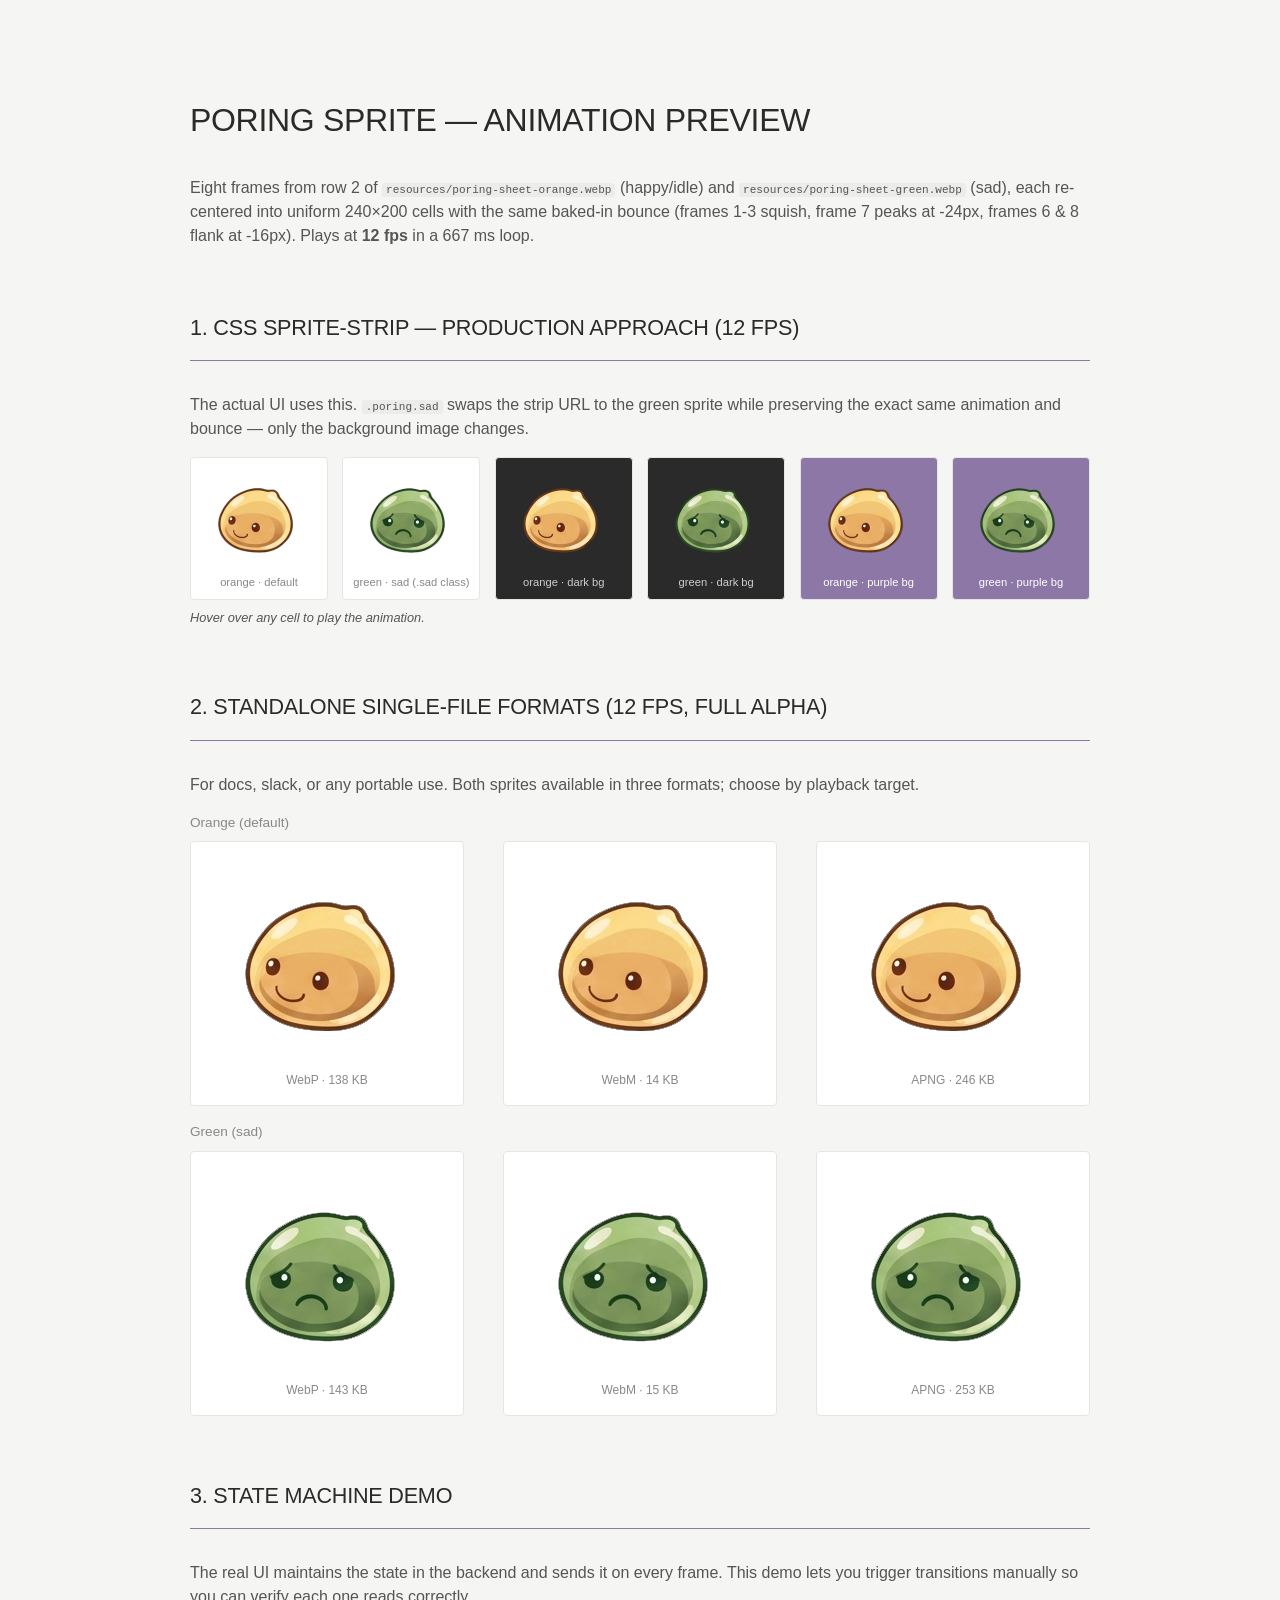
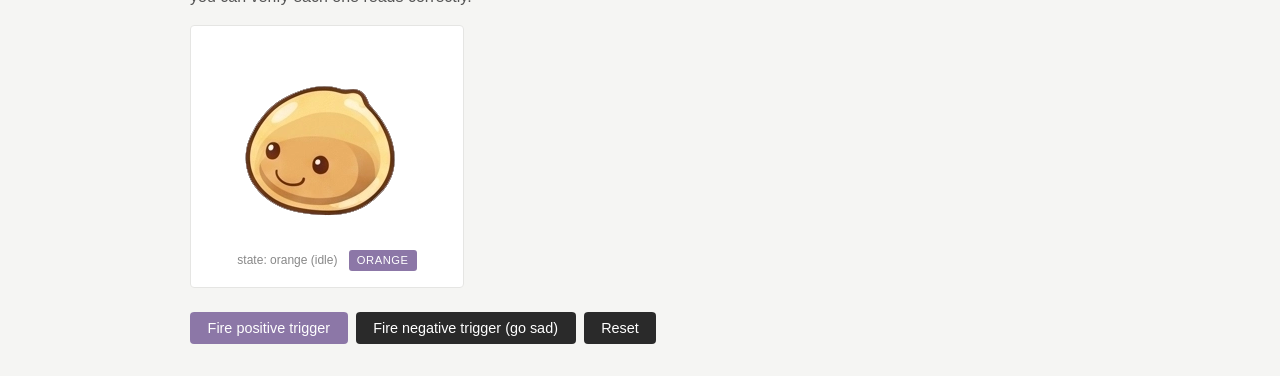
<file: local-vision/preview-poring.html>
<!DOCTYPE html>
<html lang="en">
<head>
  <meta charset="UTF-8">
  <title>Poring sprite — animation preview</title>
  <style>
    :root {
      --accent: rgb(140, 119, 167);
      --clear:  #f5f5f3;
      --dark:   #2a2a2a;
      --strip-orange: url("./resources/generated/poring-orange-row2-strip.webp");
      --strip-green:  url("./resources/generated/poring-green-row2-strip.webp");
      --frame-w: 240px;
      --frame-h: 200px;
      --frames:  8;
      --cycle:   0.667s;     /* 8 frames at 12 fps */
    }

    /* Page wrapper: centered column, generous side margins on wide screens.
       Matches the live app layout (src/local_vision/web/static/app.css). */
    html { background: var(--clear); }
    body {
      font-family: 'DM Sans', 'Helvetica Neue', Arial, sans-serif;
      color: var(--dark);
      background: var(--clear);
      max-width: 900px;
      margin: 0 auto;
      padding: 2rem;
      line-height: 1.5;
    }
    h1, h2 { font-family: 'Raleway', 'Helvetica Neue', sans-serif;
             font-weight: 400; text-transform: uppercase; letter-spacing: -0.01em;
             margin: 0 0 0.5rem; }
    h1 { font-size: 2rem; margin: 4rem 0 2rem 0; }
    h2 { font-size: 1.35rem; margin-top: 4rem; margin-bottom: 2rem; padding-bottom: 1rem; border-bottom: 1px solid var(--accent);  }
    p  { max-width: 100ch; margin: 0 0 1rem; color: #555; }
    code { background: #ececea; padding: 1px 4px; border-radius: 3px; font-size: 0.85em; }

    .row { display: flex; gap: 1.5rem; flex-wrap: wrap; align-items: flex-end; justify-content: space-between; }
    .cell {
      background: white;
      border: 1px solid #e5e5e3;
      padding: 1rem;
      border-radius: 4px;
      text-align: center;
      font-size: 0.75rem;
      color: #888;
    }
    /* Compact row: halves sprite size and tightens padding so 6+ cells fit
       on one line. Keep the animation/cycle the same — it's just a smaller
       background-size since dimensions are CSS-variable driven. */
    .row.tight { gap: 0.75rem; }
    .row.tight .cell { padding: 0.5rem; font-size: 0.7rem; }
    .row.tight .poring {
      --frame-w: 120px;
      --frame-h: 100px;
    }

    /* ===== Hover-to-play =====
       Cells marked .row.hover-anim show their sprite paused on the first
       frame by default, and only animate while the cell is hovered. Used
       for sections 1 and 2 to cut visual noise. Section 3 (interactive
       state machine demo) is unaffected. */
    .row.hover-anim .poring {
      animation-play-state: paused;
    }
    .row.hover-anim .cell:hover .poring {
      animation-play-state: running;
    }
    /* Standalone <img>/<video> use src-swap + JS pause/play (see script
       block); the CSS just removes any visual hint that they're paused. */
    .cell.dark   { background: var(--dark);   color: #ccc;   }
    .cell.purple { background: var(--accent); color: white;  }
    .cell .label { margin-top: 0.5rem; }

    /* ===== sprite via CSS sprite-strip animation — always 12 fps ===== */
    .poring {
      width: var(--frame-w);
      height: var(--frame-h);
      background-image: var(--strip-orange);
      background-repeat: no-repeat;
      background-size: calc(var(--frame-w) * var(--frames)) var(--frame-h);
      animation: poring-cycle var(--cycle) steps(8) infinite;
    }
    /* Negative state — swap strip to green/sad. */
    .poring.sad {
      background-image: var(--strip-green);
    }
    @keyframes poring-cycle {
      from { background-position: 0 0; }
      to   { background-position: calc(var(--frame-w) * -8) 0; }
    }

    .standalone {
      width: var(--frame-w);
      height: var(--frame-h);
    }

    /* ===== "trigger fired" state ===== */
    .poring.fired {
      animation:
        poring-cycle      var(--cycle) steps(8) infinite,
        poring-color-pulse 0.6s ease-in-out 3;
    }
    @keyframes poring-color-pulse {
      0%, 100% { filter: none; }
      50%      { filter: hue-rotate(245deg) saturate(0.7) brightness(0.95); }
    }

    .controls { margin-top: 1.5rem; display: flex; gap: 0.5rem; flex-wrap: wrap; }
    button {
      background: var(--accent); color: white; border: none;
      padding: 0.5rem 1.1rem; cursor: pointer; font-family: inherit;
      border-radius: 4px; font-size: 0.9rem;
    }
    button.secondary { background: var(--dark); }
    button:hover { opacity: 0.85; }

    .state-pill {
      display: inline-block; padding: 2px 8px; border-radius: 3px;
      font-size: 0.7rem; text-transform: uppercase; letter-spacing: 0.05em;
      background: var(--accent); color: white; margin-left: 0.5rem;
      vertical-align: middle;
    }
    .state-pill.sad { background: #6b8e23; }
  </style>
</head>
<body>

<h1>Poring sprite — animation preview</h1>
<p>
  Eight frames from row 2 of <code>resources/poring-sheet-orange.webp</code>
  (happy/idle) and <code>resources/poring-sheet-green.webp</code> (sad), each
  re-centered into uniform 240×200 cells with the same baked-in bounce
  (frames 1-3 squish, frame 7 peaks at -24px, frames 6 &amp; 8 flank at -16px).
  Plays at <strong>12 fps</strong> in a 667 ms loop.
</p>

<!-- ============================================================ -->
<h2>1. CSS sprite-strip — production approach (12 fps)</h2>
<p>
  The actual UI uses this. <code>.poring.sad</code> swaps the strip URL to
  the green sprite while preserving the exact same animation and bounce —
  only the background image changes.
</p>
<div class="row tight hover-anim">
  <div class="cell">       <div class="poring"></div>     <div class="label">orange · default</div></div>
  <div class="cell">       <div class="poring sad"></div> <div class="label">green · sad (.sad class)</div></div>
  <div class="cell dark">  <div class="poring"></div>     <div class="label">orange · dark bg</div></div>
  <div class="cell dark">  <div class="poring sad"></div> <div class="label">green · dark bg</div></div>
  <div class="cell purple"><div class="poring"></div>     <div class="label">orange · purple bg</div></div>
  <div class="cell purple"><div class="poring sad"></div> <div class="label">green · purple bg</div></div>
</div>

<p class="muted" style="font-size: 0.8rem; margin-top: 0.5rem;">
  <em>Hover over any cell to play the animation.</em>
</p>

<!-- ============================================================ -->
<h2>2. Standalone single-file formats (12 fps, full alpha)</h2>
<p>
  For docs, slack, or any portable use. Both sprites available in three
  formats; choose by playback target.
</p>

<h3 style="font-family: 'DM Sans', sans-serif; font-weight: 500; text-transform: none; font-size: 0.85rem; color: #888; margin: 1rem 0 0.5rem;">Orange (default)</h3>
<div class="row hover-anim">
  <div class="cell">
    <img class="standalone hover-swap"
         src="./resources/generated/poring-orange-row2-still.png"
         data-anim="./resources/generated/poring-orange-row2.webp" alt="animated webp">
    <div class="label">WebP · 138 KB</div>
  </div>
  <div class="cell">
    <video class="standalone hover-video"
           src="./resources/generated/poring-orange-row2.webm"
           loop muted playsinline></video>
    <div class="label">WebM · 14 KB</div>
  </div>
  <div class="cell">
    <img class="standalone hover-swap"
         src="./resources/generated/poring-orange-row2-still.png"
         data-anim="./resources/generated/poring-orange-row2.apng" alt="apng">
    <div class="label">APNG · 246 KB</div>
  </div>
</div>

<h3 style="font-family: 'DM Sans', sans-serif; font-weight: 500; text-transform: none; font-size: 0.85rem; color: #888; margin: 1rem 0 0.5rem;">Green (sad)</h3>
<div class="row hover-anim">
  <div class="cell">
    <img class="standalone hover-swap"
         src="./resources/generated/poring-green-row2-still.png"
         data-anim="./resources/generated/poring-green-row2.webp" alt="animated webp">
    <div class="label">WebP · 143 KB</div>
  </div>
  <div class="cell">
    <video class="standalone hover-video"
           src="./resources/generated/poring-green-row2.webm"
           loop muted playsinline></video>
    <div class="label">WebM · 15 KB</div>
  </div>
  <div class="cell">
    <img class="standalone hover-swap"
         src="./resources/generated/poring-green-row2-still.png"
         data-anim="./resources/generated/poring-green-row2.apng" alt="apng">
    <div class="label">APNG · 253 KB</div>
  </div>
</div>

<!-- ============================================================ -->
<h2>3. State machine demo</h2>
<p>
  The real UI maintains the state in the backend and sends it on every frame.
  This demo lets you trigger transitions manually so you can verify each one
  reads correctly.
</p>
<div class="cell" style="display: inline-flex; flex-direction: column; align-items: center;">
  <div id="state-sprite" class="poring"></div>
  <div class="label">
    state:&nbsp;<span id="state-label">orange (idle)</span>
    <span id="state-pill" class="state-pill">orange</span>
  </div>
</div>
<div class="controls">
  <button onclick="fire()">Fire positive trigger</button>
  <button class="secondary" onclick="goSad()">Fire negative trigger (go sad)</button>
  <button class="secondary" onclick="reset()">Reset</button>
</div>

<script>
  // ===== Hover-to-play for standalone img/video sprites =====
  // <img.hover-swap> shows a static first frame by default; on parent-cell
  // hover we swap src to the animated file (and back to the still on leave).
  // <video.hover-video> stays paused unless the parent cell is hovered.
  document.querySelectorAll('.hover-swap').forEach(img => {
    const cell = img.closest('.cell');
    const still = img.getAttribute('src');
    const anim = img.dataset.anim;
    cell.addEventListener('mouseenter', () => { img.src = anim; });
    cell.addEventListener('mouseleave', () => { img.src = still; });
  });
  document.querySelectorAll('.hover-video').forEach(video => {
    const cell = video.closest('.cell');
    video.pause();
    cell.addEventListener('mouseenter', () => { video.play(); });
    cell.addEventListener('mouseleave', () => { video.pause(); video.currentTime = 0; });
  });

  // ===== State machine demo (always animating) =====
  const sprite = document.getElementById('state-sprite');
  const stateLabel = document.getElementById('state-label');
  const statePill = document.getElementById('state-pill');

  function setLabel(text, sad) {
    stateLabel.textContent = text;
    statePill.textContent = sad ? 'sad' : 'orange';
    statePill.classList.toggle('sad', sad);
  }

  function fire() {
    // Positive: remove sad if present, then color-pulse on orange.
    sprite.classList.remove('sad');
    sprite.classList.remove('fired');
    void sprite.offsetWidth;
    sprite.classList.add('fired');
    setLabel('orange · firing (pulsing)', false);
    setTimeout(() => {
      sprite.classList.remove('fired');
      setLabel('orange (idle)', false);
    }, 1900);
  }
  function goSad() {
    sprite.classList.remove('fired');
    sprite.classList.add('sad');
    setLabel('green (sad)', true);
  }
  function reset() {
    sprite.classList.remove('sad');
    sprite.classList.remove('fired');
    setLabel('orange (idle)', false);
  }
</script>

</body>
</html>
</file>
